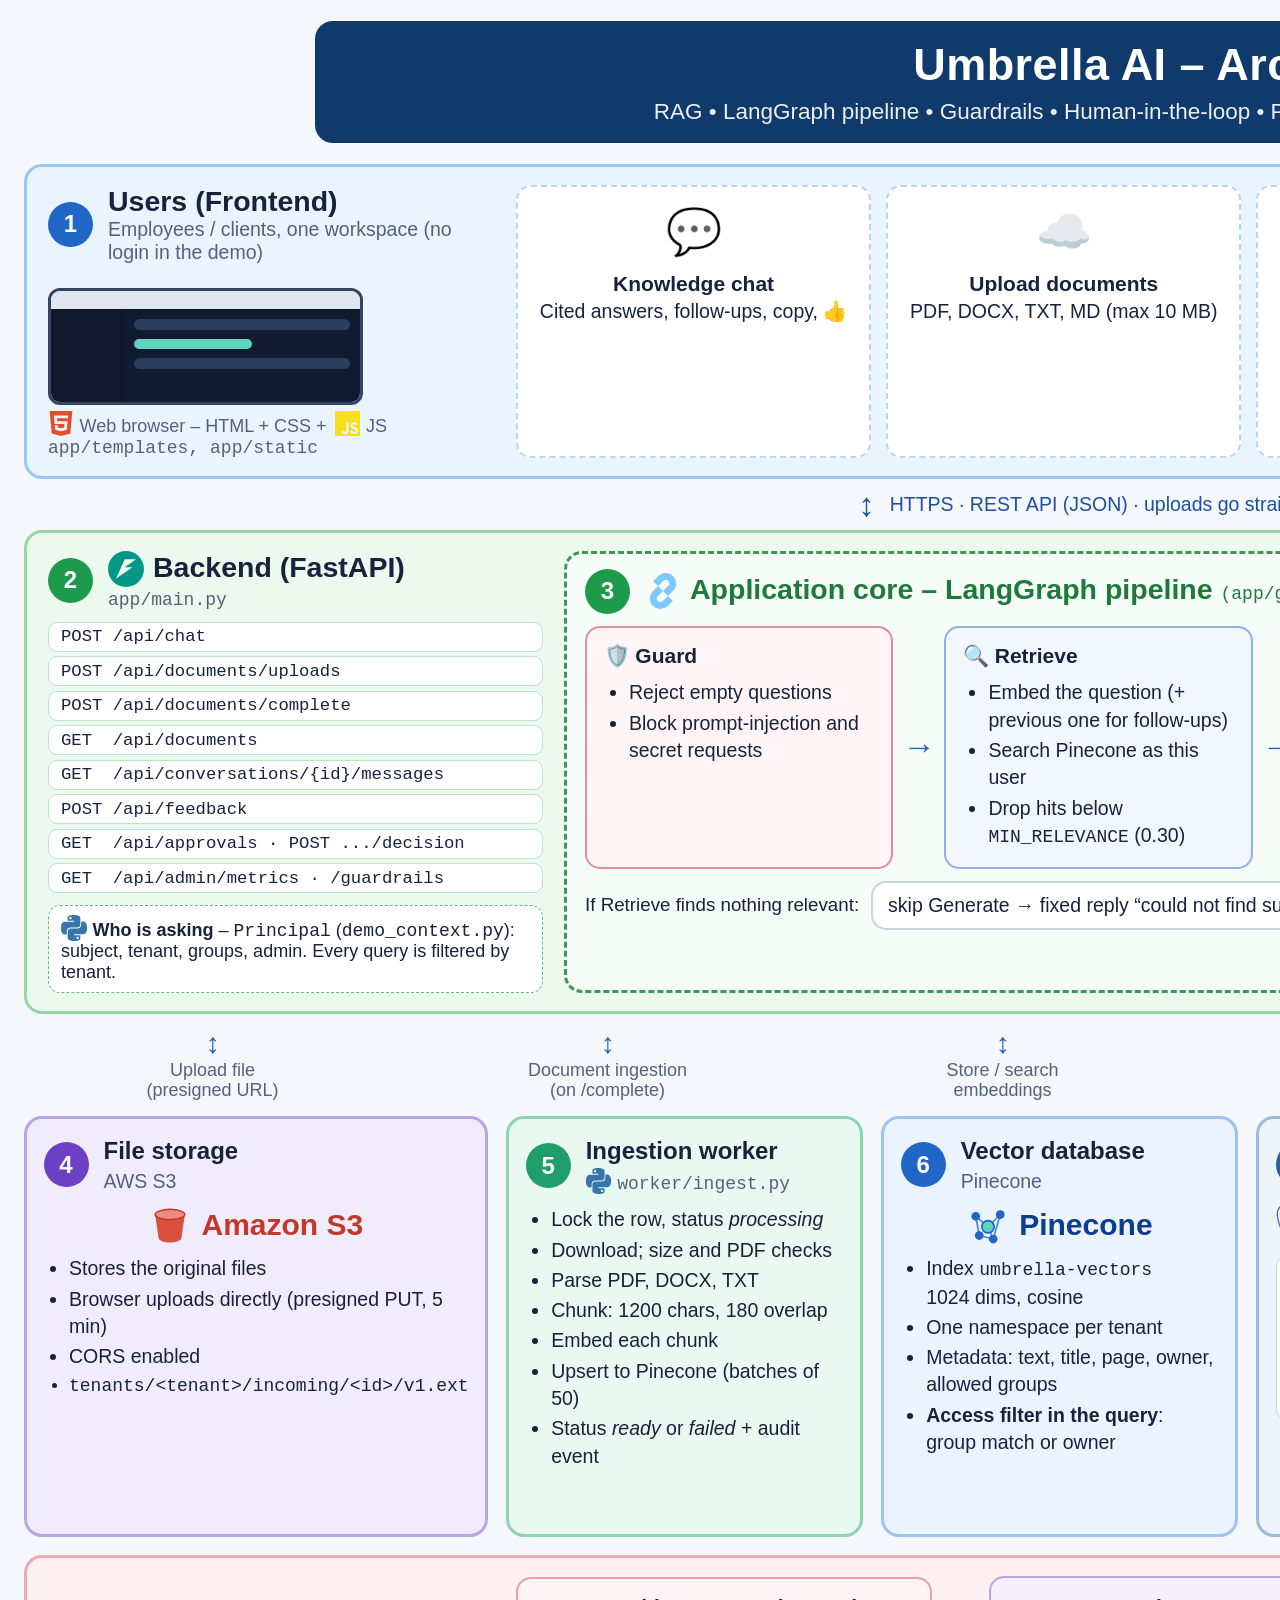
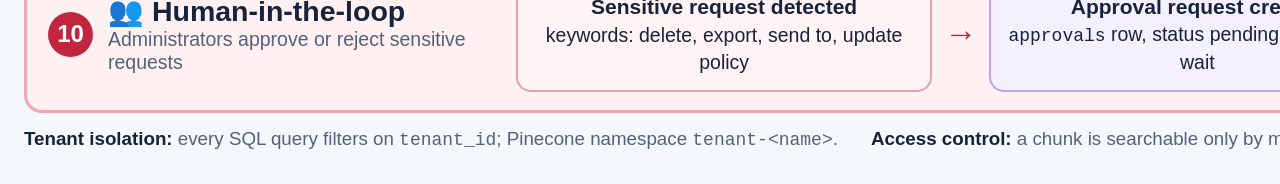
<file: docs/diagrams/architecture.html>
<!doctype html>
<html lang="en">
<head>
<meta charset="utf-8">
<title>Umbrella AI - Architecture</title>
<style>
  :root { --ink:#16233b; --muted:#53627c; }
  * { box-sizing: border-box; }
  body { margin:0; background:#f4f7fb; font-family: Inter, -apple-system, "Segoe UI", Helvetica, Arial, sans-serif; color:var(--ink); zoom:1.5; }
  .page { width:1600px; padding:14px 16px 18px; }
  .title { background:#0f3a6b; color:#fff; border-radius:12px; text-align:center; padding:12px 20px; margin:0 auto 14px; width:1180px; }
  .title h1 { margin:0; font-size:30px; letter-spacing:.3px; }
  .title p { margin:5px 0 0; font-size:15px; opacity:.92; }
  .layer { border:2px solid; border-radius:12px; padding:12px 14px; position:relative; }
  .badge { display:inline-flex; align-items:center; justify-content:center; width:30px; height:30px; border-radius:50%; color:#fff; font-weight:800; font-size:16px; flex:none; }
  h2 { margin:0; font-size:19px; }
  h2 small { display:block; font-size:13px; font-weight:500; color:var(--muted); }
  .head { display:flex; align-items:center; gap:10px; margin-bottom:8px; }
  .card { background:#fff; border:1.5px solid; border-radius:10px; padding:9px 11px; font-size:13px; line-height:1.4; }
  .card b { font-size:14px; }
  ul { margin:6px 0 0; padding-left:17px; } li { margin:2px 0; }
  .mono { font-family: ui-monospace, Menlo, Consolas, monospace; font-size:12px; }
  .conn { display:flex; justify-content:center; align-items:center; gap:10px; height:34px; font-size:13px; color:#1f4fa3; }
  .conn .arrow { font-size:22px; line-height:1; }

  /* layer 1 */
  .l1 { background:#eaf4ff; border-color:#9cc7f0; }
  .l1 .row { display:flex; gap:12px; align-items:stretch; }
  .l1 .who { width:300px; display:flex; flex-direction:column; justify-content:center; }
  .browser { border:2px solid #34455f; border-radius:8px; background:#fff; margin-top:8px; overflow:hidden; width:210px; }
  .browser .bar { background:#dfe6f0; height:12px; }
  .browser .body { display:flex; height:62px; }
  .browser .side { width:48px; background:#10182c; } .browser .main { flex:1; padding:7px; background:#111b30; }
  .browser .line { height:7px; border-radius:4px; background:#2a3d5c; margin-bottom:6px; } .browser .line.g { background:#5fd5bf; width:55%; }
  .l1 .cards { flex:1; display:grid; grid-template-columns:repeat(5,1fr); gap:10px; }
  .l1 .card { border-color:#b7d6f2; text-align:center; border-style:dashed; }
  .ico { font-size:30px; display:block; margin-bottom:4px; }
  .lg { height:24px; width:24px; vertical-align:middle; margin-right:6px; }
  .lgs { height:17px; width:17px; vertical-align:-3px; margin:0 4px 0 0; }
  .lgrow { display:flex; align-items:center; justify-content:center; gap:7px; }
  .lgrow img { height:28px; width:28px; }

  /* layer 2 */
  .l2 { background:#ecf9ef; border-color:#9bd3a8; display:flex; gap:14px; }
  .backend { width:330px; flex:none; }
  .endpoints { display:grid; grid-template-columns:1fr; gap:3px; margin-top:6px; }
  .endpoints div { background:#fff; border:1px solid #bfe3c8; border-radius:6px; padding:3px 8px; font-family:ui-monospace,Menlo,monospace; font-size:11.5px; }
  .chip { margin-top:8px; background:#fff; border:1px dashed #6bb87c; border-radius:8px; padding:6px 8px; font-size:12px; }
  .core { flex:1; border:2px dashed #3a9a55; border-radius:12px; padding:10px 12px; background:#f6fcf7; }
  .core .head h2 { color:#1d7a3a; }
  .flow { display:flex; align-items:stretch; gap:6px; }
  .flow .arr { align-self:center; font-size:22px; color:#2563b8; }
  .flow .card { flex:1; }
  .step-guard { border-color:#e58aa0; background:#fff5f7; } .step-ret { border-color:#8fb0ee; background:#f2f6ff; }
  .step-gen { border-color:#f0c26b; background:#fffaf0; } .step-val { border-color:#e58aa0; background:#fff5f7; } .step-resp { border-color:#7cc4ee; background:#f1faff; }
  .branch { margin-top:8px; display:flex; gap:8px; align-items:center; font-size:12.5px; }
  .branch .card { border-color:#cbd5e1; background:#fff; padding:6px 10px; }

  /* connectors row */
  .conns { display:grid; grid-template-columns:repeat(6,1fr); gap:12px; height:58px; margin:4px 0 6px; }
  .conns div { text-align:center; font-size:12px; color:var(--muted); display:flex; flex-direction:column; align-items:center; justify-content:center; line-height:1.15; }
  .conns .a { font-size:19px; color:#2563b8; }

  /* layer 3 */
  .row6 { display:grid; grid-template-columns:repeat(6,1fr); gap:12px; }
  .col { border:2px solid; border-radius:12px; padding:10px 11px; font-size:13px; line-height:1.4; }
  .col .head { margin-bottom:6px; } .col h2 { font-size:16px; }
  .col .logo { text-align:center; font-weight:800; font-size:20px; margin:2px 0 6px; }
  .col .sub { background:#fff; border:1px solid; border-radius:8px; padding:6px 8px; margin:6px 0; font-size:12.5px; }
  .c4 { background:#f1ecfb; border-color:#b9a4e6; } .c4 .badge { background:#6d3fc4; } .c4 .sub { border-color:#cdbdf0; }
  .c5 { background:#e9f8f1; border-color:#8fd3b2; } .c5 .badge { background:#1f9d6b; }
  .c6 { background:#eaf3ff; border-color:#9cc3f2; } .c6 .badge { background:#1f66c7; }
  .c7 { background:#eef4fb; border-color:#9db9dc; } .c7 .badge { background:#2b5f9e; } .c7 .sub { border-color:#c3d4ea; }
  .c8 { background:#fff6e8; border-color:#f0c88a; } .c8 .badge { background:#ee8a1e; } .c8 .sub { border-color:#f4d9ae; }
  .c9 { background:#fdecef; border-color:#eba3b0; } .c9 .badge { background:#c2263f; } .c9 .sub { border-color:#f2c0c9; }
  .table { font-family:ui-monospace,Menlo,monospace; font-size:11.5px; line-height:1.55; }

  /* HITL */
  .l10 { margin-top:12px; background:#fff0f2; border-color:#f0a7b4; display:flex; align-items:center; gap:12px; }
  .l10 .head { margin:0; width:300px; flex:none; } .l10 .badge { background:#c2263f; }
  .l10 .steps { flex:1; display:flex; align-items:center; gap:8px; }
  .l10 .steps .card { flex:1; text-align:center; } .l10 .steps .arr { font-size:22px; color:#c2263f; }
  .s1 { border-color:#e9a0ac; background:#fff3f5; } .s2 { border-color:#b9a4e6; background:#f5f0fe; } .s3 { border-color:#8fd3a6; background:#effaf2; } .s4 { border-color:#9cc3f2; background:#eef5ff; }
  .foot { margin-top:10px; font-size:12.5px; color:var(--muted); display:flex; gap:22px; flex-wrap:wrap; }
  .foot b { color:var(--ink); }
</style>
</head>
<body>
<div class="page">

  <div class="title">
    <h1>Umbrella AI &ndash; Architecture</h1>
    <p>RAG &bull; LangGraph pipeline &bull; Guardrails &bull; Human-in-the-loop &bull; Pinecone &bull; PostgreSQL &bull; S3 &bull; LangSmith / Rius</p>
  </div>

  <!-- 1. users -->
  <section class="layer l1">
    <div class="row">
      <div class="who">
        <div class="head"><span class="badge" style="background:#1f66c7">1</span><h2>Users (Frontend)<small>Employees / clients, one workspace (no login in the demo)</small></h2></div>
        <div class="browser"><div class="bar"></div><div class="body"><div class="side"></div><div class="main"><div class="line"></div><div class="line g"></div><div class="line"></div></div></div></div>
        <div style="font-size:12px;color:#53627c;margin-top:4px"><img class="lgs" src="icons/html5.svg" alt="">Web browser &ndash; HTML + CSS + <img class="lgs" src="icons/javascript.svg" alt="" style="margin-left:2px">JS<br><span class="mono">app/templates, app/static</span></div>
      </div>
      <div class="cards">
        <div class="card"><span class="ico">💬</span><b>Knowledge chat</b><br>Cited answers, follow-ups, copy, 👍</div>
        <div class="card"><span class="ico">☁️</span><b>Upload documents</b><br>PDF, DOCX, TXT, MD (max 10 MB)</div>
        <div class="card"><span class="ico">📄</span><b>Documents</b><br>List with status: pending, ready, failed</div>
        <div class="card"><span class="ico">✅</span><b>Approvals</b><br>Admin approves or rejects held requests</div>
        <div class="card"><span class="ico">📊</span><b>Metrics</b><br>Document, feedback and guardrail counts</div>
      </div>
    </div>
  </section>
  <div class="conn"><span class="arrow">&#8597;</span> HTTPS &middot; REST API (JSON) &middot; uploads go straight to S3 with a presigned link</div>

  <!-- 2 + 3. backend and pipeline -->
  <section class="layer l2">
    <div class="backend">
      <div class="head"><span class="badge" style="background:#1d9a4b">2</span><h2><img class="lg" src="icons/fastapi.svg" alt="">Backend (FastAPI)<small><span class="mono">app/main.py</span></small></h2></div>
      <div class="endpoints">
        <div>POST /api/chat</div>
        <div>POST /api/documents/uploads</div>
        <div>POST /api/documents/complete</div>
        <div>GET &nbsp;/api/documents</div>
        <div>GET &nbsp;/api/conversations/{id}/messages</div>
        <div>POST /api/feedback</div>
        <div>GET &nbsp;/api/approvals &middot; POST .../decision</div>
        <div>GET &nbsp;/api/admin/metrics &middot; /guardrails</div>
      </div>
      <div class="chip"><img class="lgs" src="icons/python.svg" alt=""><b>Who is asking</b> &ndash; <span class="mono">Principal</span> (<span class="mono">demo_context.py</span>): subject, tenant, groups, admin. Every query is filtered by tenant.</div>
    </div>

    <div class="core">
      <div class="head"><span class="badge" style="background:#1d9a4b">3</span><h2><img class="lg" src="icons/langchain.svg" alt="">Application core &ndash; LangGraph pipeline <span class="mono" style="font-weight:500">(app/graph.py)</span></h2></div>
      <div class="flow">
        <div class="card step-guard"><b>🛡️ Guard</b><ul><li>Reject empty questions</li><li>Block prompt-injection and secret requests</li></ul></div>
        <div class="arr">&rarr;</div>
        <div class="card step-ret"><b>🔍 Retrieve</b><ul><li>Embed the question (+ previous one for follow-ups)</li><li>Search Pinecone as this user</li><li>Drop hits below <span class="mono">MIN_RELEVANCE</span> (0.30)</li></ul></div>
        <div class="arr">&rarr;</div>
        <div class="card step-gen"><b>✍️ Generate</b><ul><li>Answer only from the numbered passages</li><li>Cite as [1], [2]</li><li>Recent chat history as context</li></ul></div>
        <div class="arr">&rarr;</div>
        <div class="card step-val"><b>🛡️ Validate</b><ul><li>Block leaked keys, private keys, passwords</li></ul></div>
        <div class="arr">&rarr;</div>
        <div class="card step-resp"><b>📨 Response</b><ul><li>Answer + sources + conversation id</li><li>Turn saved to Postgres</li></ul></div>
      </div>
      <div class="branch"><span>If Retrieve finds nothing relevant:</span><div class="card">skip Generate &rarr; fixed reply &ldquo;could not find supporting evidence in documents you are authorized to access&rdquo; (no model call)</div></div>
    </div>
  </section>

  <div class="conns">
    <div><span class="a">&#8597;</span>Upload file<br>(presigned URL)</div>
    <div><span class="a">&#8597;</span>Document ingestion<br>(on /complete)</div>
    <div><span class="a">&#8597;</span>Store / search<br>embeddings</div>
    <div><span class="a">&#8597;</span>App data, memory,<br>audit log</div>
    <div><span class="a">&#8597;</span>Embedding and<br>chat calls</div>
    <div><span class="a">&#8597;</span>Traces, token<br>counts</div>
  </div>

  <!-- 4-9 -->
  <section class="row6">
    <div class="col c4">
      <div class="head"><span class="badge">4</span><h2>File storage<small>AWS S3</small></h2></div>
      <div class="logo lgrow" style="color:#c0392b"><img src="icons/bucket.svg" alt="">Amazon S3</div>
      <ul><li>Stores the original files</li><li>Browser uploads directly (presigned PUT, 5 min)</li><li>CORS enabled</li><li class="mono">tenants/&lt;tenant&gt;/incoming/&lt;id&gt;/v1.ext</li></ul>
    </div>
    <div class="col c5">
      <div class="head"><span class="badge">5</span><h2>Ingestion worker<small><img class="lgs" src="icons/python.svg" alt=""><span class="mono">worker/ingest.py</span></small></h2></div>
      <ul><li>Lock the row, status <i>processing</i></li><li>Download; size and PDF checks</li><li>Parse PDF, DOCX, TXT</li><li>Chunk: 1200 chars, 180 overlap</li><li>Embed each chunk</li><li>Upsert to Pinecone (batches of 50)</li><li>Status <i>ready</i> or <i>failed</i> + audit event</li></ul>
    </div>
    <div class="col c6">
      <div class="head"><span class="badge">6</span><h2>Vector database<small>Pinecone</small></h2></div>
      <div class="logo lgrow" style="color:#0b3d91"><img src="icons/vectors.svg" alt="">Pinecone</div>
      <ul><li>Index <span class="mono">umbrella-vectors</span><br>1024 dims, cosine</li><li>One namespace per tenant</li><li>Metadata: text, title, page, owner, allowed groups</li><li><b>Access filter in the query</b>: group match or owner</li></ul>
    </div>
    <div class="col c7">
      <div class="head"><span class="badge">7</span><h2>Relational database<small>PostgreSQL on Render</small></h2></div>
      <div class="logo lgrow" style="color:#336791;font-size:17px;margin-top:0"><img src="icons/postgresql.svg" alt="">PostgreSQL <img class="lgs" src="icons/render.svg" alt="" style="margin:0 0 0 4px"><span style="font-size:12px;font-weight:600;color:#53627c">Render</span></div>
      <div class="sub table">documents<br>chat_messages<br>approvals<br>feedback<br>audit_events</div>
      <ul><li>Every table has <span class="mono">tenant_id</span></li><li>Created once by <span class="mono">scripts/init_db.py</span></li></ul>
    </div>
    <div class="col c8">
      <div class="head"><span class="badge">8</span><h2>AI models<small>embeddings and chat</small></h2></div>
      <div class="sub"><b><img class="lgs" src="icons/chip.svg" alt="">OpenAI</b><br>text-embedding-3-large<br>1024 dimensions</div>
      <div class="sub"><b><img class="lgs" src="icons/anthropic.svg" alt="">Anthropic</b><br>claude-haiku-5-5<br>writes the answers</div>
      <div style="font-size:11.5px;color:#7a5b22">(AWS Bedrock is not available on this account)</div>
    </div>
    <div class="col c9">
      <div class="head"><span class="badge">9</span><h2>Observability<small><img class="lgs" src="icons/langchain.svg" alt="">LangSmith or Rius</small></h2></div>
      <ul><li>Switch in <span class="mono">.env</span>: <span class="mono">OBSERVABILITY_PROVIDER</span> = langsmith | rius | none</li><li>Every step is traced</li><li>Token counts per model call</li><li><span class="mono">CAPTURE</span> = off | metadata | full; <b>no text by default</b></li></ul>
    </div>
  </section>

  <!-- 10 HITL -->
  <section class="layer l10">
    <div class="head"><span class="badge">10</span><h2>👥 Human-in-the-loop<small>Administrators approve or reject sensitive requests</small></h2></div>
    <div class="steps">
      <div class="card s1"><b>Sensitive request detected</b><br>keywords: delete, export, send to, update policy</div>
      <div class="arr">&rarr;</div>
      <div class="card s2"><b>Approval request created</b><br><span class="mono">approvals</span> row, status pending; user told to wait</div>
      <div class="arr">&rarr;</div>
      <div class="card s3"><b>Admin review</b><br>Approvals tab: approve ✔ or reject ✘</div>
      <div class="arr">&rarr;</div>
      <div class="card s4"><b>Decision recorded</b><br>status + reviewer + audit event; nothing is executed</div>
    </div>
  </section>

  <div class="foot">
    <span><b>Tenant isolation:</b> every SQL query filters on <span class="mono">tenant_id</span>; Pinecone namespace <span class="mono">tenant-&lt;name&gt;</span>.</span>
    <span><b>Access control:</b> a chunk is searchable only by members of its allowed groups or its owner.</span>
    <span><b>Settings:</b> all in <span class="mono">.env</span>, read by <span class="mono">app/config.py</span>.</span>
  </div>
</div>
</body>
</html>
</file>
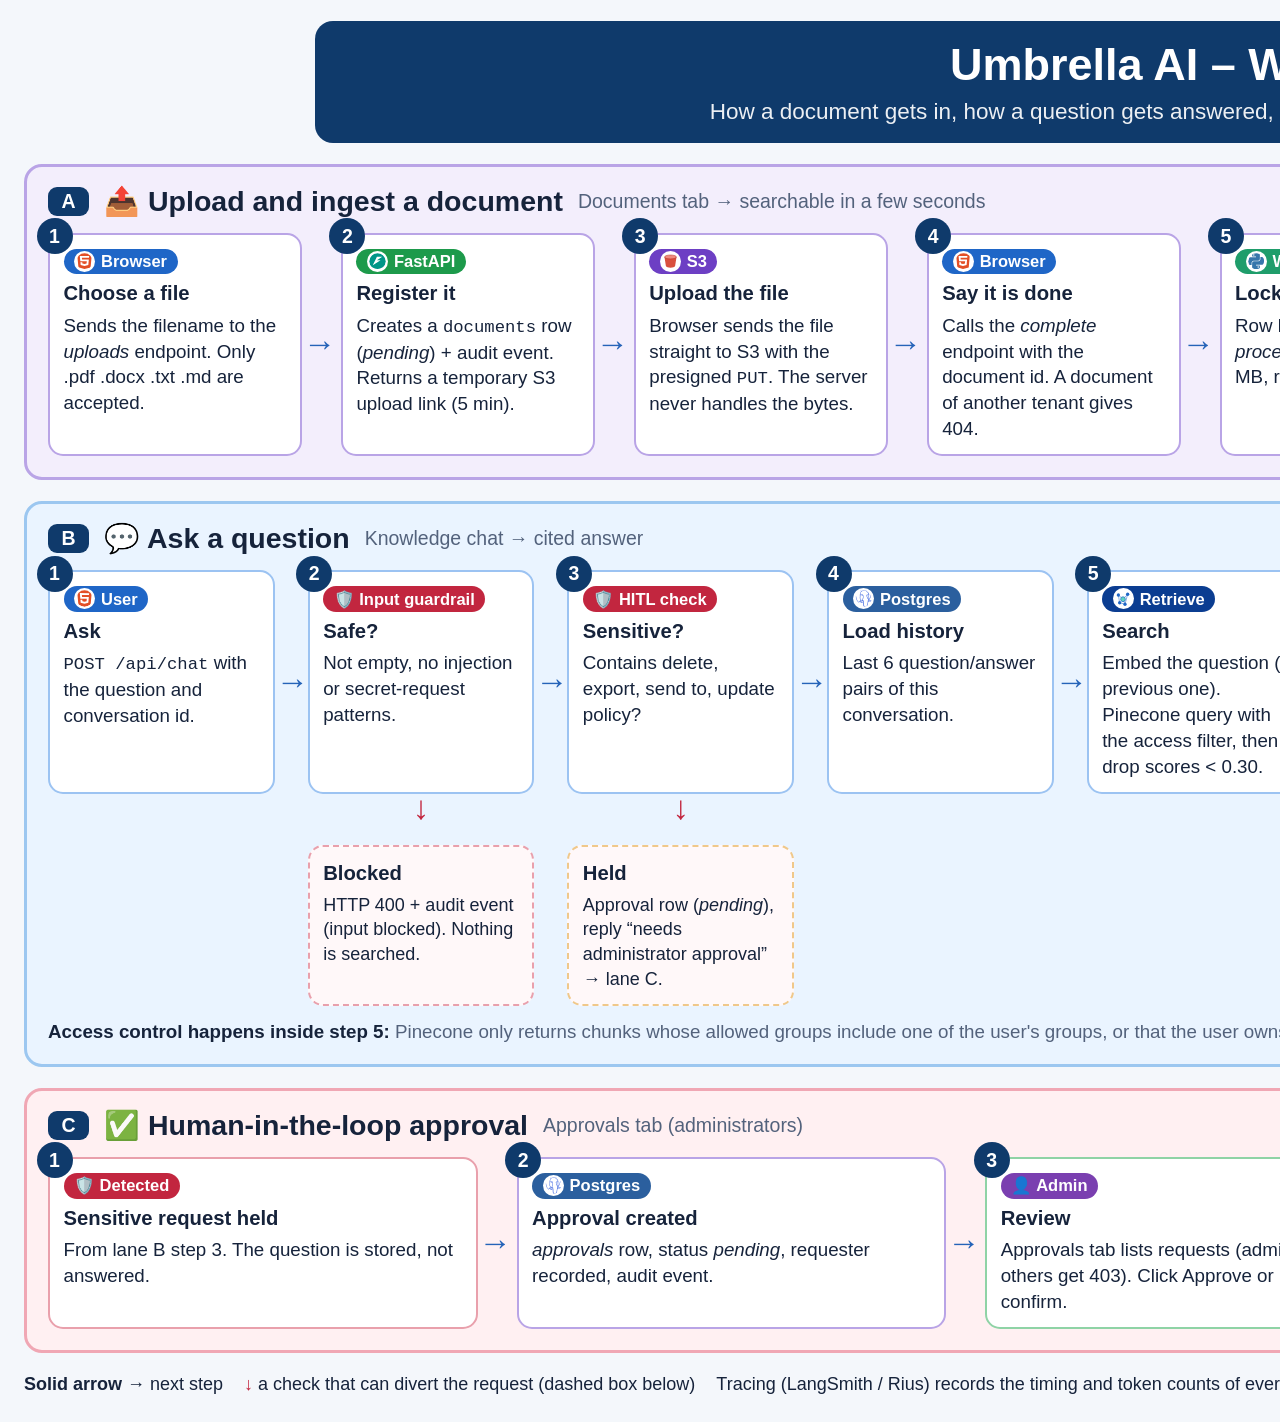
<file: docs/diagrams/workflow.html>
<!doctype html>
<html lang="en">
<head>
<meta charset="utf-8">
<title>Umbrella AI - Workflow</title>
<style>
  :root { --ink:#16233b; --muted:#53627c; }
  * { box-sizing: border-box; }
  body { margin:0; background:#f4f7fb; font-family: Inter, -apple-system, "Segoe UI", Helvetica, Arial, sans-serif; color:var(--ink); zoom:1.5; }
  .page { width:1600px; padding:14px 16px 18px; }
  .title { background:#0f3a6b; color:#fff; border-radius:12px; text-align:center; padding:12px 20px; margin:0 auto 14px; width:1180px; }
  .title h1 { margin:0; font-size:30px; } .title p { margin:5px 0 0; font-size:15px; opacity:.92; }
  .lane { border:2px solid; border-radius:12px; padding:12px 14px 14px; margin-bottom:14px; }
  .lane > h2 { margin:0 0 10px; font-size:19px; display:flex; align-items:center; gap:10px; }
  .lane > h2 small { font-size:13px; font-weight:500; color:var(--muted); }
  .lane > h2 .tag { background:#0f3a6b; color:#fff; border-radius:6px; padding:2px 9px; font-size:13px; }
  .grid { display:grid; gap:0 26px; align-items:stretch; }
  .g8 { grid-template-columns:repeat(8,minmax(0,1fr)); } .g9 { grid-template-columns:repeat(9,minmax(0,1fr)); gap:0 22px; } .g5 { grid-template-columns:repeat(5,minmax(0,1fr)); }
  .step { position:relative; background:#fff; border:1.5px solid; border-radius:10px; padding:9px 9px 8px; font-size:12.5px; line-height:1.38; }
  .step { overflow-wrap:anywhere; }
  .step b { display:block; font-size:13.5px; margin-bottom:3px; }
  .num { position:absolute; top:-11px; left:-9px; width:24px; height:24px; border-radius:50%; background:#0f3a6b; color:#fff; font-size:13px; font-weight:800; display:flex; align-items:center; justify-content:center; }
  .who img { height:14px; width:14px; background:#fff; border-radius:50%; padding:1.5px; margin-right:4px; vertical-align:-3px; }
  .who { white-space:nowrap; display:inline-block; font-size:11px; font-weight:700; border-radius:10px; padding:1px 7px; margin-bottom:4px; color:#fff; }
  .w-user { background:#1f66c7; } .w-api { background:#1d9a4b; } .w-s3 { background:#6d3fc4; } .w-worker { background:#1f9d6b; } .w-ai { background:#ee8a1e; } .w-pc { background:#0b3d91; } .w-db { background:#2b5f9e; } .w-guard { background:#c2263f; } .w-admin { background:#7a3fb0; }
  .mono { font-family: ui-monospace, Menlo, Consolas, monospace; font-size:11.5px; }
  .step.arrow::after { content:"\2192"; position:absolute; right:-24px; top:50%; transform:translateY(-50%); font-size:22px; color:#2563b8; }
  .step.down::before { content:"\2193"; position:absolute; left:50%; bottom:-26px; transform:translateX(-50%); font-size:22px; color:#c2263f; }
  .row2 { margin-top:34px; }
  .alt { border-style:dashed; background:#fff8f9; font-size:12px; }
  .ghost { visibility:hidden; }
  .ok { border-color:#8fd3a6; } .bad { border-color:#e9a0ac; } .info { border-color:#9cc3f2; } .warn { border-color:#f0c88a; } .purple { border-color:#b9a4e6; }
  .A { background:#f3eefc; border-color:#b9a4e6; } .B { background:#eaf4ff; border-color:#9cc7f0; } .C { background:#fff0f2; border-color:#f0a7b4; }
  .note { margin-top:10px; font-size:12.5px; color:var(--muted); }
  .note b { color:var(--ink); }
  .legend { display:flex; gap:14px; flex-wrap:wrap; font-size:12px; margin-top:4px; }
</style>
</head>
<body>
<div class="page">

  <div class="title">
    <h1>Umbrella AI &ndash; Workflow</h1>
    <p>How a document gets in, how a question gets answered, and how sensitive requests are approved</p>
  </div>

  <!-- A: upload -->
  <section class="lane A">
    <h2><span class="tag">A</span> 📤 Upload and ingest a document <small>Documents tab &rarr; searchable in a few seconds</small></h2>
    <div class="grid g8">
      <div class="step arrow purple"><span class="num">1</span><span class="who w-user"><img src="icons/html5.svg" alt="">Browser</span><b>Choose a file</b>Sends the filename to the <i>uploads</i> endpoint. Only .pdf .docx .txt .md are accepted.</div>
      <div class="step arrow purple"><span class="num">2</span><span class="who w-api"><img src="icons/fastapi.svg" alt="">FastAPI</span><b>Register it</b>Creates a <span class="mono">documents</span> row (<i>pending</i>) + audit event. Returns a temporary S3 upload link (5 min).</div>
      <div class="step arrow purple"><span class="num">3</span><span class="who w-s3"><img src="icons/bucket.svg" alt="">S3</span><b>Upload the file</b>Browser sends the file straight to S3 with the presigned <span class="mono">PUT</span>. The server never handles the bytes.</div>
      <div class="step arrow purple"><span class="num">4</span><span class="who w-user"><img src="icons/html5.svg" alt="">Browser</span><b>Say it is done</b>Calls the <i>complete</i> endpoint with the document id. A document of another tenant gives 404.</div>
      <div class="step arrow purple"><span class="num">5</span><span class="who w-worker"><img src="icons/python.svg" alt="">Worker</span><b>Lock and download</b>Row locked, status <i>processing</i>. Checks: &le; 10 MB, real PDF header.</div>
      <div class="step arrow purple"><span class="num">6</span><span class="who w-worker"><img src="icons/python.svg" alt="">Worker</span><b>Parse and chunk</b>PDF by page, DOCX, text. Cut into 1200-character chunks overlapping by 180.</div>
      <div class="step arrow purple"><span class="num">7</span><span class="who w-ai"><img src="icons/chip.svg" alt=""><img src="icons/vectors.svg" alt="">OpenAI + Pinecone</span><b>Embed and store</b>Each chunk &rarr; 1024 numbers. Upsert with text, title, page, owner, groups (batches of 50).</div>
      <div class="step purple"><span class="num">8</span><span class="who w-db"><img src="icons/postgresql.svg" alt="">Postgres</span><b>Mark ready</b>Status <i>ready</i> + audit event. On any error: <i>failed</i>, can be retried.</div>
    </div>
  </section>

  <!-- B: question -->
  <section class="lane B">
    <h2><span class="tag">B</span> 💬 Ask a question <small>Knowledge chat &rarr; cited answer</small></h2>
    <div class="grid g9">
      <div class="step arrow info"><span class="num">1</span><span class="who w-user"><img src="icons/html5.svg" alt="">User</span><b>Ask</b><span class="mono">POST /api/chat</span> with the question and conversation id.</div>
      <div class="step arrow info down"><span class="num">2</span><span class="who w-guard">🛡️ Input guardrail</span><b>Safe?</b>Not empty, no injection or secret-request patterns.</div>
      <div class="step arrow info down"><span class="num">3</span><span class="who w-guard">🛡️ HITL check</span><b>Sensitive?</b>Contains delete, export, send to, update policy?</div>
      <div class="step arrow info"><span class="num">4</span><span class="who w-db"><img src="icons/postgresql.svg" alt="">Postgres</span><b>Load history</b>Last 6 question/answer pairs of this conversation.</div>
      <div class="step arrow info"><span class="num">5</span><span class="who w-pc"><img src="icons/vectors.svg" alt="">Retrieve</span><b>Search</b>Embed the question (+ previous one). Pinecone query with the access filter, then drop scores &lt; 0.30.</div>
      <div class="step arrow info down"><span class="num">6</span><span class="who w-api"><img src="icons/langchain.svg" alt="">Route</span><b>Evidence found?</b>Passages left after the cut-off?</div>
      <div class="step arrow info"><span class="num">7</span><span class="who w-ai"><img src="icons/anthropic.svg" alt="">Anthropic</span><b>Generate</b>Answer from numbered passages and history, citing [1], [2].</div>
      <div class="step arrow info down"><span class="num">8</span><span class="who w-guard">🛡️ Output guardrail</span><b>Clean?</b>No leaked keys or passwords in the answer.</div>
      <div class="step info"><span class="num">9</span><span class="who w-db"><img src="icons/postgresql.svg" alt="">Postgres</span><b>Save and reply</b>Save the turn. UI shows markdown answer, sources, 👍, Copy.</div>
    </div>
    <div class="grid g9 row2">
      <div class="ghost step"></div>
      <div class="step alt bad"><b>Blocked</b>HTTP 400 + audit event (input blocked). Nothing is searched.</div>
      <div class="step alt warn"><b>Held</b>Approval row (<i>pending</i>), reply &ldquo;needs administrator approval&rdquo; &rarr; lane C.</div>
      <div class="ghost step"></div>
      <div class="ghost step"></div>
      <div class="step alt bad"><b>No evidence</b>Fixed reply &ldquo;could not find supporting evidence&hellip;&rdquo;. The model is not called.</div>
      <div class="ghost step"></div>
      <div class="step alt bad"><b>Leak found</b>Answer replaced, audit event (output blocked), sources hidden.</div>
      <div class="ghost step"></div>
    </div>
    <div class="note"><b>Access control happens inside step 5:</b> Pinecone only returns chunks whose allowed groups include one of the user's groups, or that the user owns, inside the user's tenant namespace. Text the user may not read never reaches the model.</div>
  </section>

  <!-- C: HITL -->
  <section class="lane C">
    <h2><span class="tag">C</span> ✅ Human-in-the-loop approval <small>Approvals tab (administrators)</small></h2>
    <div class="grid g5">
      <div class="step arrow bad"><span class="num">1</span><span class="who w-guard">🛡️ Detected</span><b>Sensitive request held</b>From lane B step 3. The question is stored, not answered.</div>
      <div class="step arrow purple"><span class="num">2</span><span class="who w-db"><img src="icons/postgresql.svg" alt="">Postgres</span><b>Approval created</b><i>approvals</i> row, status <i>pending</i>, requester recorded, audit event.</div>
      <div class="step arrow ok"><span class="num">3</span><span class="who w-admin">👤 Admin</span><b>Review</b>Approvals tab lists requests (admins only; others get 403). Click Approve or Reject and confirm.</div>
      <div class="step arrow info"><span class="num">4</span><span class="who w-api"><img src="icons/fastapi.svg" alt="">FastAPI</span><b>Decision saved</b>The <i>decision</i> endpoint updates status, reviewer and time. Only pending requests can be decided.</div>
      <div class="step info"><span class="num">5</span><span class="who w-db">📋 Audit log</span><b>Recorded only</b>Audit event written. The response says <i>executed: false</i>; no delete or export is performed.</div>
    </div>
  </section>

  <div class="legend">
    <span><b>Solid arrow</b> &rarr; next step</span>
    <span><b style="color:#c2263f">&darr;</b> a check that can divert the request (dashed box below)</span>
    <span>Tracing (LangSmith / Rius) records the timing and token counts of every step, never the text by default.</span>
  </div>
</div>
</body>
</html>
</file>
